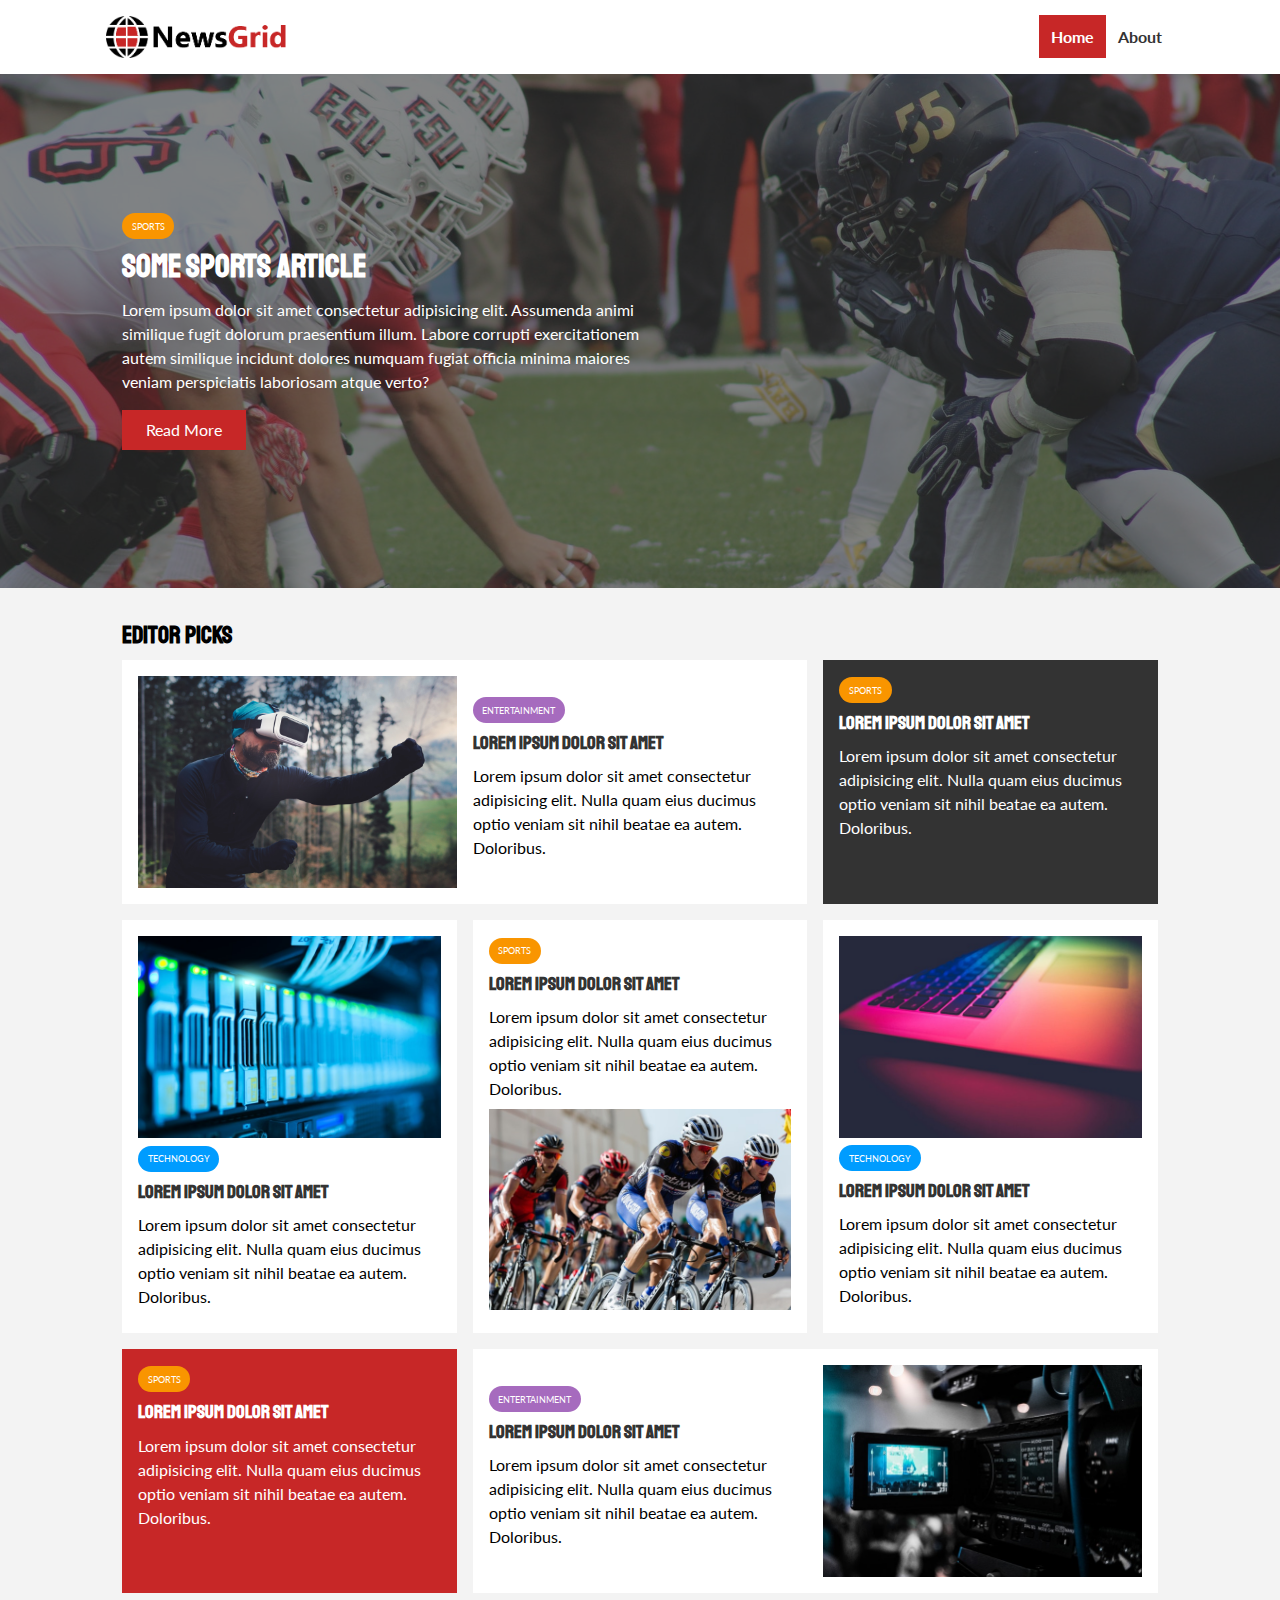
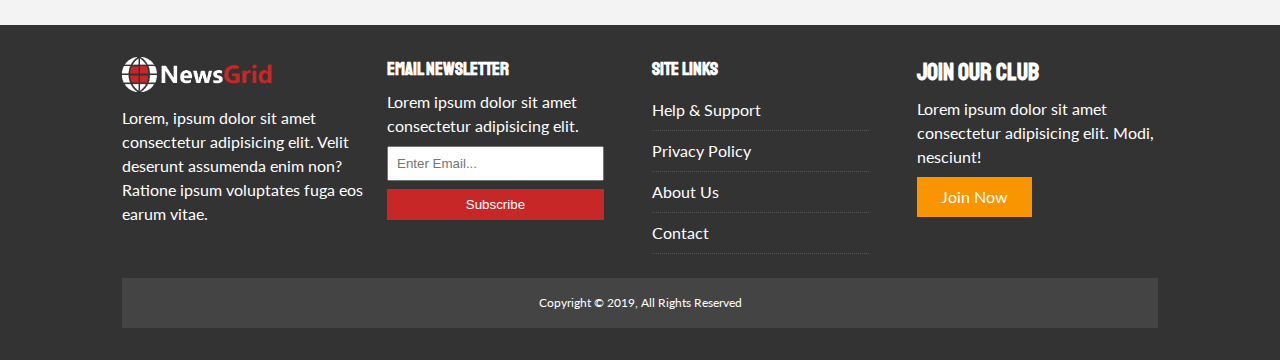
<file: index.html>
<!DOCTYPE html>
<html lang="en">
<head>
  <meta charset="UTF-8">
  <meta http-equiv="X-UA-Compatible" content="IE=edge">
  <meta name="viewport" content="width=device-width, initial-scale=1.0">
  <meta name="description"  content="The news what you need">
  <meta name="keywords" content="news,sport,politics">

  <link rel="shortcut icon" type="image/x-icon" href="favicon.ico">

  <link rel="stylesheet" href="https://cdnjs.cloudflare.com/ajax/libs/font-awesome/6.0.0-beta3/css/all.min.css" integrity="sha512-Fo3rlrZj/k7ujTnHg4CGR2D7kSs0v4LLanw2qksYuRlEzO+tcaEPQogQ0KaoGN26/zrn20ImR1DfuLWnOo7aBA==" crossorigin="anonymous" referrerpolicy="no-referrer" />

  <link href="https://fonts.googleapis.com/css?family=Lato|Staatliches" rel="stylesheet">
  <link rel="stylesheet" href="./css/style.css">
  <link rel="stylesheet" media="screen and (max-width:768px)" href="./css/mobile.css">
  <title>NewsGrid | Latest News</title>
</head>
<body>
  <nav id="main-nav">
    <div class="container">
      <img src="./img/logo.png" alt="NewsGrid"  class="logo">
      <div  class="social">
        <a href="http://facebook.com" target="_blank"><i class="fab fa-facebook fa-2x"></i></a>
        <a href="http://twitter.com" target="_blank"><i class="fab fa-twitter fa-2x"></i></a>
        <a href="http://instagram.com" target="_blank"><i class="fab fa-instagram fa-2x"></i></a>
        <a href="http://youtube.com" target="_blank"><i class="fab fa-youtube fa-2x"></i></a>
      </div>
      <ul>
        <li><a href="index.html"  class="current">Home</a></li>
        <li><a href="about.html">About</a></li>
      </ul>
    </div>
  </nav>  

   <!-- Showcase -->
   <header id="showcase">
    <div class="container">
      <div class="showcase-container">
        <div class="showcase-content">
          <div class="category category-sports">Sports</div>
          <h1>Some Sports Article</h1>
          <p>Lorem ipsum dolor sit amet consectetur adipisicing elit. Assumenda animi similique fugit dolorum praesentium illum. Labore corrupti exercitationem autem similique incidunt dolores numquam fugiat officia minima maiores veniam perspiciatis laboriosam atque verto?</p>
          <a href="article.html" class="btn btn-primary">Read More</a>
        </div>
      </div>
    </div>
  </header>
   <!-- Home Articles -->
   <section id="home-articles" class="py-2">
    <div class="container">
        <h2>Editor Picks</h2>
        <div class="articles-container">
          <article class="card">
            <img src="img/articles/ent1.jpg" alt="">
            <div>
              <div class="category category-ent">Entertainment</div>
              <h3>
                <a href="article.html">Lorem ipsum dolor sit amet</a>
              </h3>
              <p>Lorem ipsum dolor sit amet consectetur adipisicing elit. Nulla quam eius ducimus optio veniam sit nihil beatae ea autem. Doloribus.</p>
            </div>
          </article>
          <article class="card bg-dark">
            <div class="category category-sports">Sports</div>
            <h3>
              <a href="article.html">Lorem ipsum dolor sit amet</a>
            </h3>
            <p>Lorem ipsum dolor sit amet consectetur adipisicing elit. Nulla quam eius ducimus optio veniam sit nihil beatae ea autem. Doloribus.</p>
          </article>
          <article class="card">
            <img src="img/articles/tech1.jpg" alt="">
            <div class="category category-tech">Technology</div>
            <h3>
              <a href="article.html">Lorem ipsum dolor sit amet</a>
            </h3>
            <p>Lorem ipsum dolor sit amet consectetur adipisicing elit. Nulla quam eius ducimus optio veniam sit nihil beatae ea autem. Doloribus.</p>
          </article>
          <article class="card">
            <div class="category category-sports">Sports</div>
            <h3>
              <a href="article.html">Lorem ipsum dolor sit amet</a>
            </h3>
            <p>Lorem ipsum dolor sit amet consectetur adipisicing elit. Nulla quam eius ducimus optio veniam sit nihil beatae ea autem. Doloribus.</p>
            <img src="img/articles/sports1.jpg" alt="">
          </article>
          <article class="card">
            <img src="img/articles/tech2.jpg" alt="">
            <div class="category category-tech">Technology</div>
            <h3>
              <a href="article.html">Lorem ipsum dolor sit amet</a>
            </h3>
            <p>Lorem ipsum dolor sit amet consectetur adipisicing elit. Nulla quam eius ducimus optio veniam sit nihil beatae ea autem. Doloribus.</p>
          </article>
          <article class="card bg-primary">
            <div class="category category-sports">Sports</div>
            <h3>
              <a href="article.html">Lorem ipsum dolor sit amet</a>
            </h3>
            <p>Lorem ipsum dolor sit amet consectetur adipisicing elit. Nulla quam eius ducimus optio veniam sit nihil beatae ea autem. Doloribus.</p>
          </article>
          <article class="card">
            <div>
              <div class="category category-ent">Entertainment</div>
              <h3>
                <a href="article.html">Lorem ipsum dolor sit amet</a>
              </h3>
              <p>Lorem ipsum dolor sit amet consectetur adipisicing elit. Nulla quam eius ducimus optio veniam sit nihil beatae ea autem. Doloribus.</p>
            </div>
            <img src="img/articles/ent2.jpg" alt="">
          </article>
        </div>
    </div>
  </section>
   <!-- Footer -->
   <footer id="main-footer" class="py-2">
    <div class="container footer-container">
      <div>
        <img src="img/logo_light.png" alt="NewsGrid">
        <p>Lorem, ipsum dolor sit amet consectetur adipisicing elit. Velit deserunt assumenda enim non? Ratione ipsum voluptates fuga eos earum vitae.</p>
      </div>
      <div>
        <h3>Email Newsletter</h3>
        <p>Lorem ipsum dolor sit amet consectetur adipisicing elit.</p>
        <form>
          <input type="email" placeholder="Enter Email...">
          <input type="submit" value="Subscribe" class="btn btn-primary">
        </form>
      </div>
      <div>
        <h3>Site Links</h3>
        <ul class="list">
          <li><a href="#">Help & Support</a></li>
          <li><a href="#">Privacy Policy</a></li>
          <li><a href="#">About Us</a></li>
          <li><a href="#">Contact</a></li>
        </ul>
      </div>
      <div>
        <h2>Join Our Club</h2>
        <p>Lorem ipsum dolor sit amet consectetur adipisicing elit. Modi, nesciunt!</p>
        <a href="#" class="btn btn-secondary">Join Now</a>
      </div>
      <div>
        <p>
          Copyright &copy; 2019, All Rights Reserved
        </p>
      </div>
    </div>
  </footer>
</body>
</html>
</file>
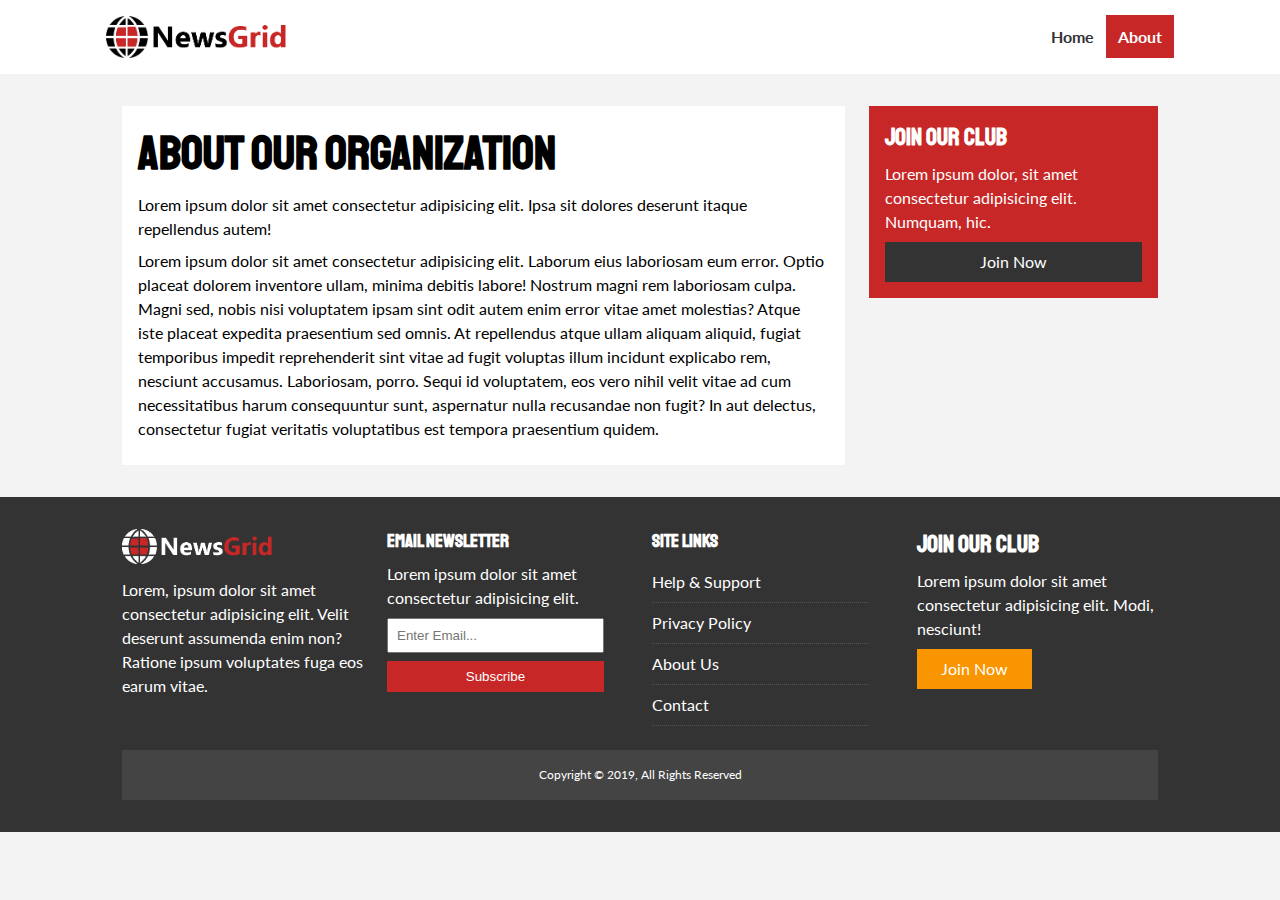
<file: about.html>
<!DOCTYPE html>
<html lang="en">
<head>
  <meta charset="UTF-8">
  <meta http-equiv="X-UA-Compatible" content="IE=edge">
  <meta name="viewport" content="width=device-width, initial-scale=1.0">
  <meta name="description"  content="The news what you need">
  <meta name="keywords" content="news,sport,politics">

  <link rel="shortcut icon" type="image/x-icon" href="favicon.ico">

  <link rel="stylesheet" href="https://cdnjs.cloudflare.com/ajax/libs/font-awesome/6.0.0-beta3/css/all.min.css" integrity="sha512-Fo3rlrZj/k7ujTnHg4CGR2D7kSs0v4LLanw2qksYuRlEzO+tcaEPQogQ0KaoGN26/zrn20ImR1DfuLWnOo7aBA==" crossorigin="anonymous" referrerpolicy="no-referrer" />

  <link href="https://fonts.googleapis.com/css?family=Lato|Staatliches" rel="stylesheet">
  <link rel="stylesheet" href="./css/style.css">
  <link rel="stylesheet" media="screen and (max-width:768px)" href="./css/mobile.css">
  <title>NewsGrid | About</title>
</head>
<body>
  <nav id="main-nav">
    <div class="container">
      <img src="./img/logo.png" alt="NewsGrid"  class="logo">
      <div  class="social">
        <a href="http://facebook.com" target="_blank"><i class="fab fa-facebook fa-2x"></i></a>
        <a href="http://twitter.com" target="_blank"><i class="fab fa-twitter fa-2x"></i></a>
        <a href="http://instagram.com" target="_blank"><i class="fab fa-instagram fa-2x"></i></a>
        <a href="http://youtube.com" target="_blank"><i class="fab fa-youtube fa-2x"></i></a>
      </div>
      <ul>
        <li><a href="index.html">Home</a></li>
        <li><a href="about.html" class="current">About</a></li>
      </ul>
    </div>
  </nav>  

  <section id="about">
    <div class="container">
      <div class="page-container">
        <article class="card">
          <h1 class="l-heading">
            About Our Organization
          </h1>
          <p>Lorem ipsum dolor sit amet consectetur adipisicing elit. Ipsa sit dolores deserunt itaque repellendus autem!</p>
          <p>Lorem ipsum dolor sit amet consectetur adipisicing elit. Laborum eius laboriosam eum error. Optio placeat dolorem inventore ullam, minima debitis labore! Nostrum magni rem laboriosam culpa. Magni sed, nobis nisi voluptatem ipsam sint odit autem enim error vitae amet molestias? Atque iste placeat expedita praesentium sed omnis. At repellendus atque ullam aliquam aliquid, fugiat temporibus impedit reprehenderit sint vitae ad fugit voluptas illum incidunt explicabo rem, nesciunt accusamus. Laboriosam, porro. Sequi id voluptatem, eos vero nihil velit vitae ad cum necessitatibus harum consequuntur sunt, aspernatur nulla recusandae non fugit? In aut delectus, consectetur fugiat veritatis voluptatibus est tempora praesentium quidem.</p>
        </article>
        <aside class="card bg-primary">
          <h2>Join Our Club</h2>
          <p>Lorem ipsum dolor, sit amet consectetur adipisicing elit. Numquam, hic.</p>
          <a href="#" class="btn btn-dark btn-block">
            Join Now</a>
        </aside>
      </div>
    </div>
  </section>

   <!-- Footer -->
  <footer id="main-footer" class="py-2">
    <div class="container footer-container">
      <div>
        <img src="img/logo_light.png" alt="NewsGrid">
        <p>Lorem, ipsum dolor sit amet consectetur adipisicing elit. Velit deserunt assumenda enim non? Ratione ipsum voluptates fuga eos earum vitae.</p>
      </div>
      <div>
        <h3>Email Newsletter</h3>
        <p>Lorem ipsum dolor sit amet consectetur adipisicing elit.</p>
        <form>
          <input type="email" placeholder="Enter Email...">
          <input type="submit" value="Subscribe" class="btn btn-primary">
        </form>
      </div>
      <div>
        <h3>Site Links</h3>
        <ul class="list">
          <li><a href="#">Help & Support</a></li>
          <li><a href="#">Privacy Policy</a></li>
          <li><a href="#">About Us</a></li>
          <li><a href="#">Contact</a></li>
        </ul>
      </div>
      <div>
        <h2>Join Our Club</h2>
        <p>Lorem ipsum dolor sit amet consectetur adipisicing elit. Modi, nesciunt!</p>
        <a href="#" class="btn btn-secondary">Join Now</a>
      </div>
      <div>
        <p>
          Copyright &copy; 2019, All Rights Reserved
        </p>
      </div>
    </div>
  </footer>
</body>
</html>
</file>
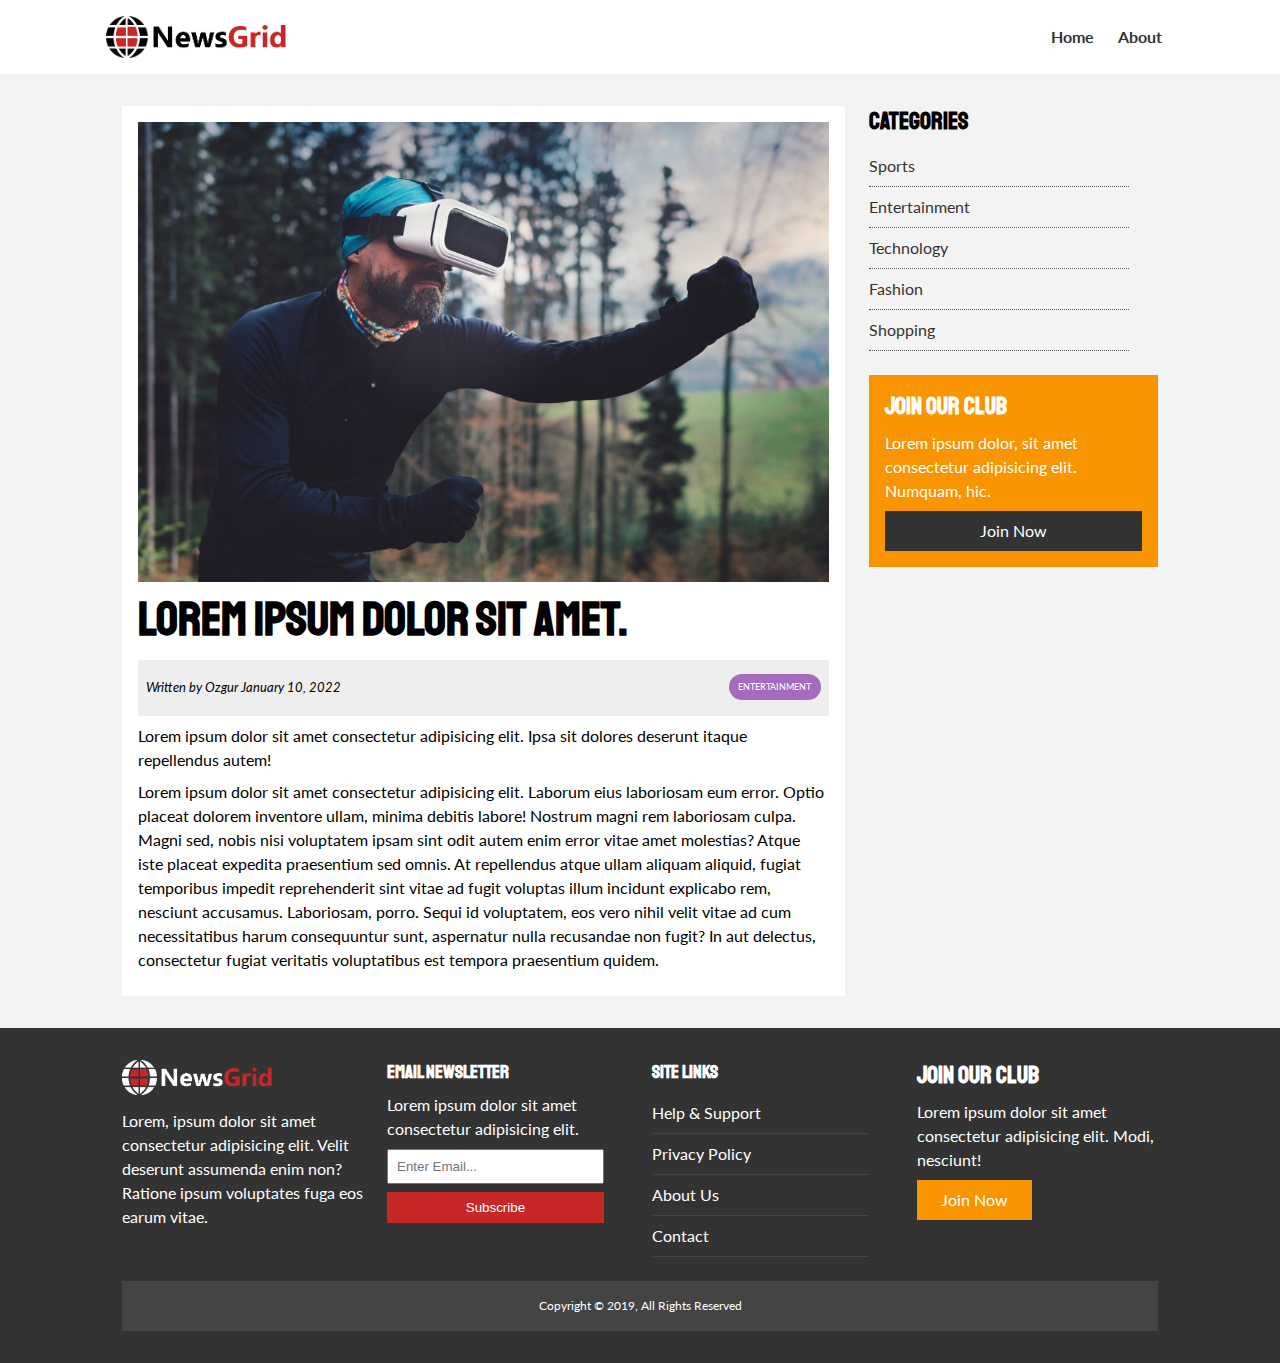
<file: article.html>
<!DOCTYPE html>
<html lang="en">
<head>
  <meta charset="UTF-8">
  <meta http-equiv="X-UA-Compatible" content="IE=edge">
  <meta name="viewport" content="width=device-width, initial-scale=1.0">
  <meta name="description"  content="The news what you need">
  <meta name="keywords" content="news,sport,politics">

  <link rel="shortcut icon" type="image/x-icon" href="favicon.ico">

  <link rel="stylesheet" href="https://cdnjs.cloudflare.com/ajax/libs/font-awesome/6.0.0-beta3/css/all.min.css" integrity="sha512-Fo3rlrZj/k7ujTnHg4CGR2D7kSs0v4LLanw2qksYuRlEzO+tcaEPQogQ0KaoGN26/zrn20ImR1DfuLWnOo7aBA==" crossorigin="anonymous" referrerpolicy="no-referrer" />

  <link href="https://fonts.googleapis.com/css?family=Lato|Staatliches" rel="stylesheet">
  <link rel="stylesheet" href="./css/style.css">
  <link rel="stylesheet" media="screen and (max-width:768px)" href="./css/mobile.css">
  <title>NewsGrid | Latest News</title>
</head>
<body>
  <nav id="main-nav">
    <div class="container">
      <img src="./img/logo.png" alt="NewsGrid"  class="logo">
      <div  class="social">
        <a href="http://facebook.com" target="_blank"><i class="fab fa-facebook fa-2x"></i></a>
        <a href="http://twitter.com" target="_blank"><i class="fab fa-twitter fa-2x"></i></a>
        <a href="http://instagram.com" target="_blank"><i class="fab fa-instagram fa-2x"></i></a>
        <a href="http://youtube.com" target="_blank"><i class="fab fa-youtube fa-2x"></i></a>
      </div>
      <ul>
        <li><a href="index.html">Home</a></li>
        <li><a href="about.html">About</a></li>
      </ul>
    </div>
  </nav>  

  <section id="article">
    <div class="container">
      <div class="page-container">
        <article class="card">
          <img src="./img/articles/ent1.jpg" alt="">
          <h1 class="l-heading">Lorem ipsum dolor sit amet.</h1>
          <div class="meta">
            <small>
              <i class="fas fa-user">Written by Ozgur January 10, 2022</i>
            </small>
            
            <div class="category category-ent">
              Entertainment</div>

          </div>
          <p>Lorem ipsum dolor sit amet consectetur adipisicing elit. Ipsa sit dolores deserunt itaque repellendus autem!</p>
          <p>Lorem ipsum dolor sit amet consectetur adipisicing elit. Laborum eius laboriosam eum error. Optio placeat dolorem inventore ullam, minima debitis labore! Nostrum magni rem laboriosam culpa. Magni sed, nobis nisi voluptatem ipsam sint odit autem enim error vitae amet molestias? Atque iste placeat expedita praesentium sed omnis. At repellendus atque ullam aliquam aliquid, fugiat temporibus impedit reprehenderit sint vitae ad fugit voluptas illum incidunt explicabo rem, nesciunt accusamus. Laboriosam, porro. Sequi id voluptatem, eos vero nihil velit vitae ad cum necessitatibus harum consequuntur sunt, aspernatur nulla recusandae non fugit? In aut delectus, consectetur fugiat veritatis voluptatibus est tempora praesentium quidem.</p>
        </article>

        <aside class="categories">
          <h2>Categories</h2>
          <ul class="list">
            <li><a href="#">
              <i class="fas fa-chevron-right"></i> Sports
            </a></li>
            <li><a href="#">
              <i class="fas fa-chevron-right"></i> Entertainment
            </a></li>
            <li><a href="#">
              <i class="fas fa-chevron-right"></i> Technology
            </a></li>
            <li><a href="#">
              <i class="fas fa-chevron-right"></i> Fashion
            </a></li>
            <li><a href="#">
              <i class="fas fa-chevron-right"></i> Shopping
            </a></li>
          </ul>
        </aside>

        <aside class="card bg-secondary">
          <h2>Join Our Club</h2>
          <p>Lorem ipsum dolor, sit amet consectetur adipisicing elit. Numquam, hic.</p>
          <a href="#" class="btn btn-dark btn-block">
            Join Now</a>
        </aside>
      </div>
    </div>
  </section>

   <!-- Footer -->
  <footer id="main-footer" class="py-2">
    <div class="container footer-container">
      <div>
        <img src="img/logo_light.png" alt="NewsGrid">
        <p>Lorem, ipsum dolor sit amet consectetur adipisicing elit. Velit deserunt assumenda enim non? Ratione ipsum voluptates fuga eos earum vitae.</p>
      </div>
      <div>
        <h3>Email Newsletter</h3>
        <p>Lorem ipsum dolor sit amet consectetur adipisicing elit.</p>
        <form>
          <input type="email" placeholder="Enter Email...">
          <input type="submit" value="Subscribe" class="btn btn-primary">
        </form>
      </div>
      <div>
        <h3>Site Links</h3>
        <ul class="list">
          <li><a href="#">Help & Support</a></li>
          <li><a href="#">Privacy Policy</a></li>
          <li><a href="#">About Us</a></li>
          <li><a href="#">Contact</a></li>
        </ul>
      </div>
      <div>
        <h2>Join Our Club</h2>
        <p>Lorem ipsum dolor sit amet consectetur adipisicing elit. Modi, nesciunt!</p>
        <a href="#" class="btn btn-secondary">Join Now</a>
      </div>
      <div>
        <p>
          Copyright &copy; 2019, All Rights Reserved
        </p>
      </div>
    </div>
  </footer>
</body>
</html>
</file>
<file: css/style.css>
:root {
  --primary-color: #c72727;
  --secondary-color: #f99500;
  --light-color: #f3f3f3;
  --dark-color: #333;
  --max-width: 1100px;
}
.category {
  --sports-color: #f99500;
  --ent-color: #a66bbe;
  --tech-color: #009cff;
}

* {
  margin: 0;
  padding: 0;
  box-sizing: border-box;
}

body {
  font-family: 'Lato', sans-serif;
  line-height: 1.5;
  background: var(--light-color);
}

a {
  color: #333;
  text-decoration: none;
}

ul {
  list-style: none;
}

p {
  margin: .5rem 0;
}

img {
  width: 100%;
}

h1, h2, h3, h4, h5, h6 {
  font-family: 'Staatliches', cursive;
  margin-bottom: .55rem;
  line-height: 1.3;
}

/* Utility */
.container {
  max-width: var(--max-width);
  margin: auto;
  padding: 0 2rem;
  overflow: hidden;
}
.category {
  display: inline-block;
  color: #fff;
  font-size: .55rem;
  text-transform: uppercase;
  padding: .4rem .6rem;
  border-radius: 15px;
  margin-bottom: .5rem;
}
.category-sports {background: var(--sports-color);}
.category-ent {background: var(--ent-color);}
.category-tech {background: var(--tech-color);}

.btn {
  display: inline-block;
  border: none;
  background: var(--dark-color);
  color: #fff;
  padding: 0.5rem 1.5rem;
}

.btn-light { background: var(--light-color) }
.btn-primary { background: var(--primary-color) }
.btn-secondary { background: var(--secondary-color) }

.btn-block {
  display: block;
  width: 100%;
  text-align: center;
}

.btn:hover {
  opacity: 0.9;
}

.card {
  background: #fff;
  padding: 1rem;
}

.bg-dark {
  background: var(--dark-color);
  color: #fff;
}

.bg-primary {
  background: var(--primary-color);
  color: #fff;
}

.bg-secondary {
  background: var(--secondary-color);
  color: #fff;
}

.bg-dark h1,
.bg-dark h2,
.bg-dark h3,
.bg-dark a,
.bg-primary h1,
.bg-primary h2,
.bg-primary h3,
.bg-primary a,
.bg-secondary h1,
.bg-secondary h2,
.bg-secondary h3,
.bg-secondary a {
  color: #fff;
}

.py-1 { padding: 1.5rem 0 }
.py-2 { padding: 2rem 0 }
.py-3 { padding: 3rem 0 }
.p-1 { padding: 1.5rem }
.p-2 { padding: 2rem }
.p-3 { padding: 3rem }

.l-heading  {
  font-size: 3rem;
}

.list li {
  padding: .5rem 0;
  border-bottom: dotted #555 1px;
  width: 90%;
}
.list li:hover {
  color: var(--primary-color) !important;
}

/* inner page grid container */
.page-container {
display: grid;
grid-template-columns: 5fr 2fr;
margin: 2rem 0;
grid-gap: 1.5rem;
}
.page-container > *:first-child {
  grid-row: 1 / span 3;
}
/* Navigation */

#main-nav {
  background: #fff;
  position: sticky;
  top: 0;
  z-index: 2;
}

#main-nav .container {
  display: grid;
  grid-template-columns: 6fr 3fr 2fr;
  padding: 1rem;
  align-items: center;
}

#main-nav .logo {
  width: 180px;
}
#main-nav ul {
  justify-self: end;
  display: flex;
}
#main-nav ul li a {
  padding: 0.75rem;
  font-weight: bold;
}
#main-nav ul li a.current {
  background: var(--primary-color);
  color: #fff;
}
#main-nav ul li a:hover {
  background: var(--light-color);
  color: var(--dark-color);
}
#main-nav .social {
  justify-self: center;
}
#main-nav .social i {
  color: #777;
  margin-right: .5rem;
}

/* showcase */
#showcase {
  color: #fff;
  background: #333;
  padding: 2rem;
  position: relative;
}
#showcase:before {
  content: '';
  position: absolute;
  top: 0;
  left: 0;
  background: url('../img/featured.jpg') no-repeat center center/cover;
  width: 100%;
  height: 100%;
  opacity: 0.4;
}

#showcase .showcase-container {
  display: grid;
  grid-template-columns: repeat(2,1fr);
  justify-self: center;
  align-items: center;
  height: 50vh;
}

#showcase .showcase-content {
  z-index: 1;
}
#showcase .showcase-content p {
  margin-bottom: 1rem;
}

/* Home Articles */
#home-articles .articles-container {
  display: grid;
  grid-template-columns: repeat(3,1fr);
  grid-gap: 1rem;
}
#home-articles .articles-container > *:first-child {
  display: grid;
  grid-template-columns: repeat(2,1fr);
  grid-gap: 1rem;
  align-items: center;
  grid-column: 1/span 2;
}
#home-articles .articles-container > *:last-child {
  display: grid;
  grid-template-columns: repeat(2,1fr);
  grid-gap: 1rem;
  align-items: center;
  grid-column: 2/span 2;
}

/* articles */
#article .meta {
  display: flex;
  justify-content: space-between;
  align-items: center;
  background: #eee;
  padding: 0.5rem;
}
#article .meta .category {
  margin-top: 0.4rem;
}

/* Footer */
#main-footer {
  background: var(--dark-color);
  color: #fff;
}
#main-footer img {
  width: 150px;
}
#main-footer a {
  color: #fff;
}

#main-footer .footer-container {
  display: grid;
  grid-template-columns: repeat(4, 1fr);
  grid-gap: 1.5rem;
}

#main-footer .footer-container > *:last-child {
  background: #444;
  grid-column: 1 / span 4;
  padding: .5rem;
  text-align: center;
  font-size: 0.75rem;
}

#main-footer .footer-container input[type='email'] {
  width: 90%;
  padding: 0.5rem;
  margin-bottom: 0.5rem;
}

#main-footer .footer-container input[type='submit'] {
  width: 90%;
}
</file>
<file: css/mobile.css>
/* navigation */
#main-nav .social {
  display: none;
}

#main-nav .container {
  grid-template-columns: 1fr;
  grid-gap: 1.2rem;
}
#main-nav ul, .logo  {
  justify-self: center;
}
#main-nav ul li a {
  padding: .5rem;
}

#home-articles .articles-container {
  grid-template-columns: repeat(2, 1fr);
}
#home-articles .articles-container > *:first-child,
#home-articles .articles-container > *:last-child {
  grid-template-columns: 1fr;
  grid-column: 1;
}

@media(max-width:600px) {
  /* Stack Grid Items */
  #showcase .showcase-container,
  #home-articles .articles-container,
  #main-footer .footer-container {
    grid-template-columns: 1fr;
  }
  #main-footer .footer-container > *:last-child{
    grid-column: 1;
  }

  .page-container {
    grid-template-columns: 1fr;
    text-align: center;
  }

  .l-heading {
    font-size: 2rem;
  }
}
</file>
